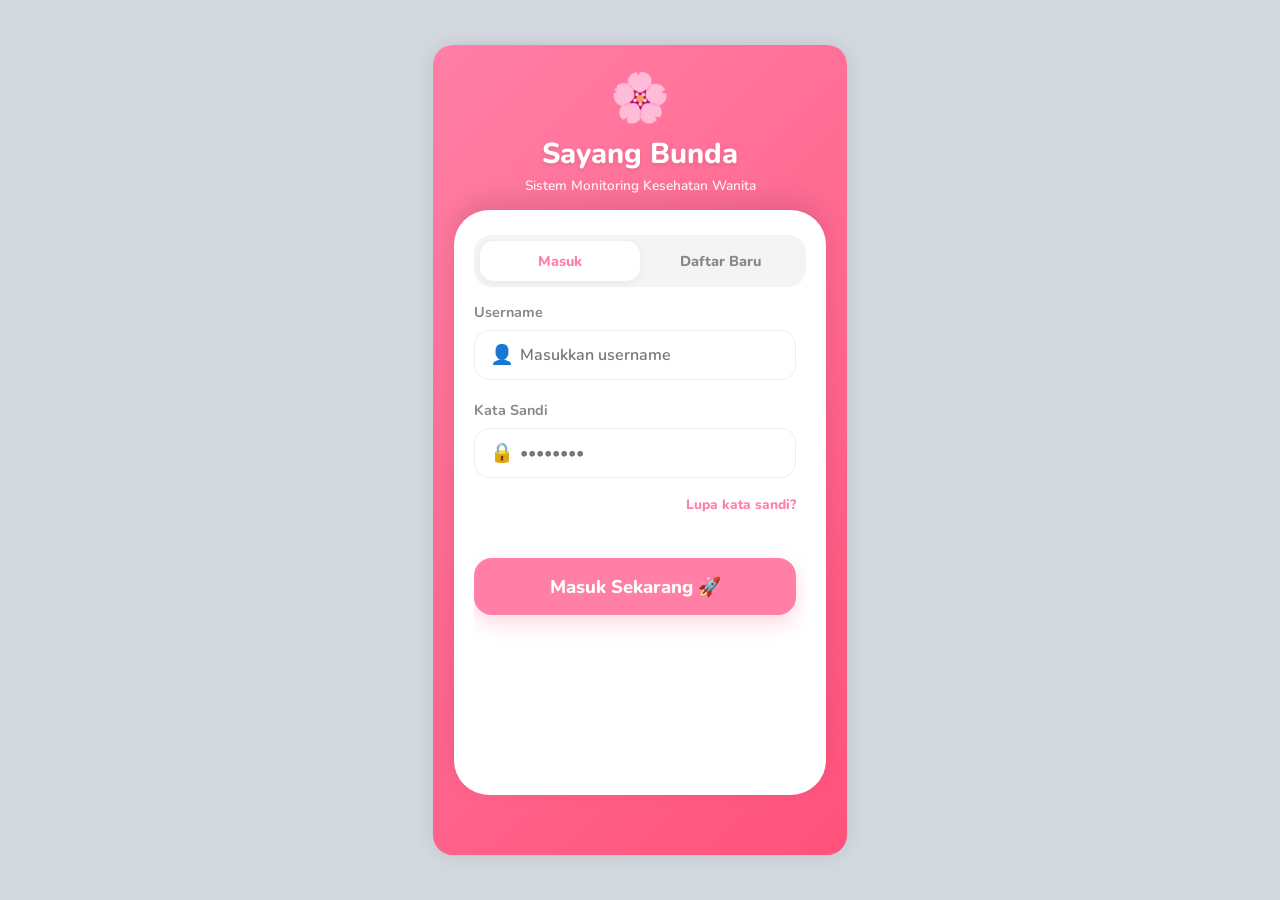
<file: index.html>
<!DOCTYPE html>
<html lang="id">

<head>
    <meta charset="UTF-8">
    <meta name="viewport" content="width=device-width, initial-scale=1.0">
    <title>Sistem Monitoring Pra-Kehamilan</title>
    <link rel="stylesheet" href="style.css">
</head>

<body>

    <div id="view-login" class="view-section active container-mobile login-layout">
        <div class="login-hero">
            <div class="login-hero-icon">🌸</div>
            <h1 id="auth-title" class="login-hero-title">Sayang Bunda</h1>
            <p class="login-hero-desc">Sistem Monitoring Kesehatan Wanita</p>
        </div>

        <div class="auth-card">

            <div class="auth-tabs">
                <div id="tab-slider" class="tab-slider-bg"></div>
                <button class="tab-btn" id="btn-tab-login" onclick="toggleAuthMode('login')"
                    style="position: relative; z-index: 1; background: transparent; color: var(--primary); font-weight: 800; border-radius: 14px;">Masuk</button>
                <button class="tab-btn" id="btn-tab-register" onclick="toggleAuthMode('register')"
                    style="position: relative; z-index: 1; background: transparent; color: #888; font-weight: 800; border-radius: 14px;">Daftar
                    Baru</button>
            </div>

            <div style="flex: 1; position: relative; overflow: hidden;">
                <!-- Wrapper Flex Container -->
                <div id="auth-sliding-container" class="auth-sliding-container">

                    <!-- Form 1: LOGIN -->
                    <form id="form-login" onsubmit="handleLogin(event)" class="auth-form-panel left-panel">
                        <div class="input-group" style="position: relative; margin-bottom: 20px;">
                            <label style="margin-bottom: 8px; font-size: 0.9rem;">Username</label>
                            <div style="position: relative;">
                                <span
                                    style="position: absolute; left: 16px; top: 50%; transform: translateY(-50%); font-size: 1.2rem; color: #bbb;">👤</span>
                                <input type="text" id="login-username" placeholder="Masukkan username" required
                                    style="padding-left: 45px; width: 100%; height: 50px; border-radius: 15px; font-size: 1rem;">
                            </div>
                        </div>
                        <div class="input-group" style="position: relative; margin-bottom: 15px;">
                            <label style="margin-bottom: 8px; font-size: 0.9rem;">Kata Sandi</label>
                            <div style="position: relative;">
                                <span
                                    style="position: absolute; left: 16px; top: 50%; transform: translateY(-50%); font-size: 1.2rem; color: #bbb;">🔒</span>
                                <input type="password" id="login-password" placeholder="••••••••" required
                                    style="padding-left: 45px; width: 100%; height: 50px; border-radius: 15px; font-size: 1rem;">
                            </div>
                        </div>

                        <div style="text-align: right; margin-bottom: 25px;">
                            <a href="#"
                                style="color: var(--primary); font-size: 0.85rem; font-weight: 800; text-decoration: none; display: inline-block;">Lupa
                                kata sandi?</a>
                        </div>

                        <div style="margin-top: 10px;">
                            <button type="submit" class="btn-pink"
                                style="padding: 16px; border-radius: 18px; font-size: 1.15rem; box-shadow: 0 8px 20px rgba(255, 127, 166, 0.3); width: 100%;">Masuk
                                Sekarang 🚀</button>
                        </div>
                    </form>

                    <!-- Form 2: REGISTER -->
                    <form id="form-register" class="auth-form-panel right-panel">
                        <div style="flex: 1; padding-right: 5px; margin-bottom: 15px;">
                            <div class="input-group"><label>Nama Lengkap</label> <input type="text"
                                    placeholder="Masukkan nama sesui KTP..." required></div>
                            <div class="input-group"><label>Username</label> <input type="text"
                                    placeholder="Buat username ringkas..." required></div>
                            <div class="input-group"><label>Kata Sandi</label> <input type="password"
                                    placeholder="Buat kata sandi..." required></div>
                            <div class="input-group"><label>Berat Badan Awal (kg)</label> <input type="number"
                                    placeholder="Contoh: 55" required></div>
                            <div class="input-group"><label>Tinggi Badan (cm)</label> <input type="number"
                                    placeholder="Contoh: 160" required></div>
                            <div class="input-group">
                                <label>Status Perkawinan</label>
                                <select>
                                    <option>Menikah</option>
                                    <option>Belum Menikah</option>
                                    <option>Cerai</option>
                                </select>
                            </div>
                            <div class="input-group"><label>Pekerjaan</label> <input type="text"
                                    placeholder="Contoh: Pegawai Swasta / Ibu Rumah Tangga" required></div>
                            <div class="input-group"><label>Riwayat Hamil / Keguguran</label> <input type="text"
                                    placeholder="Contoh: Hamil 0 kali, Keguguran 0 kali" required></div>
                            <div class="input-group"><label>Alamat Lengkap</label> <input type="text"
                                    placeholder="Masukkan alamat lengkap" required></div>
                            <div class="input-group"><label>No. HP</label> <input type="tel" placeholder="08xxxxxxxxxx"
                                    required></div>
                            <div class="input-group"><label>Suku / Etnis</label> <input type="text"
                                    placeholder="Contoh: Sunda, Jawa, dll" required></div>
                            <div class="input-group">
                                <label>Tingkat Pendidikan</label>
                                <select>
                                    <option>SD/Sederajat</option>
                                    <option>SMP/Sederajat</option>
                                    <option>SMA/Sederajat</option>
                                    <option>Diploma / Sarjana</option>
                                </select>
                            </div>
                            <div class="input-group">
                                <label>Orang Serumah</label>
                                <select>
                                    <option>1-2 Orang</option>
                                    <option>3-5 Orang</option>
                                    <option>Lebih dari 5 Orang</option>
                                </select>
                            </div>
                            <div class="input-group">
                                <label>Agama</label>
                                <select>
                                    <option>Islam</option>
                                    <option>Kristen</option>
                                    <option>Katolik</option>
                                    <option>Hindu</option>
                                    <option>Buddha</option>
                                    <option>Konghucu</option>
                                </select>
                            </div>
                            <div class="input-group" style="padding-bottom: 20px;"><label>Email (Opsional)</label>
                                <input type="email" placeholder="nama@email.com">
                            </div>
                        </div>

                        <div style="flex-shrink: 0; padding-bottom: 10px;">
                            <button type="button" class="btn-pink"
                                style="padding: 16px; border-radius: 15px; font-size: 1.1rem; box-shadow: 0 8px 15px rgba(255, 127, 166, 0.3); width: 100%;"
                                onclick="alert('Registrasi Berhasil! Silakan Login.'); toggleAuthMode('login')">Daftar
                                Akun 🎉</button>
                        </div>
                    </form>
                </div>
            </div>
        </div>
    </div>

    <div id="view-dashboard-user" class="view-section hidden container-mobile">
        <div class="header"
            style="display: flex; justify-content: space-between; align-items: center; text-align: left;">
            <div style="font-size: 1.2rem; font-weight: 800;">
                🌸 Sayang Bunda
            </div>
            <div>
                <button onclick="switchView('profile')" class="btn-profile-top">👤</button>
            </div>
        </div>
        <div class="content">
            <div style="text-align: center; margin-bottom: 20px; color: var(--primary);">
                <h2 style="margin: 0; font-size: 1.5rem; font-weight: 800;">Halo, Bunda Siti! 👋</h2>
                <p style="margin: 5px 0 0; font-size: 0.95rem; font-weight: 700; color: var(--primary);">Mari persiapkan
                    kehamilan yang sehat.</p>
            </div>
            <div class="card gamification">
                <h3>Kebun Sehatmu</h3>
                <p>Isi kuesioner rutin untuk menumbuhkan bungamu!</p>
                <div class="flower-stage" id="flower-emoji">🌱</div>
                <div class="progress-text" id="flower-status">Status: Bibit Baru</div>
            </div>

            <div class="card" id="card-suplemen" style="border: 2px solid var(--secondary);">
                <h3>💊 Ceklis Suplemen Harian</h3>
                <p>Dokter meresepkan suplemen untukmu. Sudah diminum hari ini?</p>
                <button class="btn-green" id="btn-suplemen" onclick="minumSuplemen()">Sudah Saya Minum!</button>
            </div>

            <div class="card">
                <h3>📝 Kuesioner Minggu Ini</h3>
                <p>Waktunya update kondisi mingguanmu.</p>
                <button class="btn-pink" onclick="startKuesioner()">Mulai Isi Kuesioner</button>
            </div>

            <div class="card">
                <h3>🕰️ Riwayat Kuesioner</h3>
                <p style="margin-bottom: 15px;">Catatan pengisian kuesioner rutinmu:</p>
                <div id="riwayat-list">
                    <p id="riwayat-kosong"
                        style="color: #aaa; font-style: italic; font-size: 0.9rem; text-align: center; margin: 10px 0;">
                        Belum ada riwayat tercatat.</p>
                </div>
            </div>
        </div>

        <!-- Menu Bawah -->
        <div class="bottom-nav">
            <button class="nav-item active" onclick="switchView('dashboard-user')">
                <span class="nav-icon">🏠</span>
                <span>Home</span>
            </button>
            <button class="nav-item" onclick="confirmLogout()">
                <span class="nav-icon">🚪</span>
                <span>Keluar</span>
            </button>
        </div>
    </div>

    <div id="view-profile" class="view-section hidden container-mobile" style="background-color: var(--gray-light);">
        <div class="profile-header-curve"
            style="background: linear-gradient(135deg, var(--primary) 0%, #ff527b 100%); padding: 25px 25px 40px 25px; border-bottom-left-radius: 30px; border-bottom-right-radius: 30px; box-shadow: 0 10px 20px rgba(255,127,166,0.15); position: relative; z-index: 5;">
            <div class="header-actions" style="margin-bottom: 25px;">
                <button onclick="switchView('dashboard-user')" class="btn-back-clear"
                    style="background: rgba(255, 255, 255, 0.25); border: 1px solid rgba(255,255,255,0.5); border-radius: 30px; padding: 8px 18px; color: white; display: flex; align-items: center; gap: 8px; font-weight: 800; cursor: pointer;">
                    <span style="font-size: 1.1rem; line-height: 1;">❮</span> Kembali
                </button>
            </div>
            <div class="profile-avatar-container" style="margin-bottom: 0px; text-align: center;">
                <div class="profile-avatar"
                    style="border: 4px solid white; background-color: var(--primary-light); width: 90px; height: 90px; line-height: 85px; font-size: 3.5rem; border-radius: 50%; margin: 0 auto 15px; box-shadow: 0 5px 15px rgba(0,0,0,0.1);">
                    👩</div>
                <div class="profile-name">
                    <h3 style="margin: 0; color: white; font-size: 1.4rem;">Siti Aisyah</h3>
                    <p style="margin: 5px 0 0; font-size: 0.95rem; color: rgba(255,255,255,0.9); font-weight: 600;">
                        @user</p>
                </div>
            </div>
        </div>

        <div class="content"
            style="padding: 20px; display: flex; flex-direction: column; align-items: center; padding-bottom: 60px;">
            <div class="profile-card-central"
                style="background: white; width: 100%; border-radius: 20px; padding: 25px 20px; box-shadow: 0 5px 20px rgba(0, 0, 0, 0.05);">
                <div
                    style="display: flex; justify-content: space-between; align-items: center; margin-bottom: 25px; border-bottom: 2px solid #f1f1f1; padding-bottom: 15px;">
                    <h4 class="profile-section-title"
                        style="margin: 0; border: none; padding-bottom: 0; font-size: 1.15rem; color: var(--text);">Data
                        Pribadi</h4>
                    <button class="btn-edit-profile-small" onclick="alert('Fitur edit profil sedang dikembangkan!')"
                        style="background: var(--primary-light); color: var(--primary); padding: 8px 15px; border-radius: 20px; border: none; font-weight: 800; display: flex; gap: 5px; align-items: center; cursor: pointer;">✏️
                        Edit</button>
                </div>

                <div class="pi-group"
                    style="background: #fdfdfd; border: 1px solid #eee; border-radius: 12px; padding: 15px; margin-bottom: 15px;">
                    <div class="profile-item-interactive"
                        style="border-bottom: 1px dashed #eee; padding-bottom: 10px; margin-bottom: 10px;">
                        <div class="pi-icon" style="background: #fff0f4; color: var(--primary);">💍</div>
                        <div class="pi-content"><label>Status Perkawinan</label>
                            <p>Menikah</p>
                        </div>
                    </div>
                    <div class="profile-item-interactive" style="padding-bottom: 0; border: none;">
                        <div class="pi-icon" style="background: #fff0f4; color: var(--primary);">💼</div>
                        <div class="pi-content"><label>Pekerjaan</label>
                            <p>Ibu Rumah Tangga</p>
                        </div>
                    </div>
                </div>

                <div class="pi-group"
                    style="background: #fdfdfd; border: 1px solid #eee; border-radius: 12px; padding: 15px; margin-bottom: 15px;">
                    <div class="profile-item-interactive"
                        style="border-bottom: 1px dashed #eee; padding-bottom: 10px; margin-bottom: 10px;">
                        <div class="pi-icon" style="background: #e6f9ed; color: #2d5a2d;">⚖️</div>
                        <div class="pi-content"><label>Medis Awal (Tinggi / Berat)</label>
                            <p>160 cm / 55 kg</p>
                        </div>
                    </div>
                    <div class="profile-item-interactive" style="padding-bottom: 0; border: none;">
                        <div class="pi-icon" style="background: #e6f9ed; color: #2d5a2d;">🤰</div>
                        <div class="pi-content"><label>Riwayat Hamil</label>
                            <p>Hamil 0, Gugur 0</p>
                        </div>
                    </div>
                </div>

                <div class="pi-group"
                    style="background: #fdfdfd; border: 1px solid #eee; border-radius: 12px; padding: 15px; margin-bottom: 15px;">
                    <div class="profile-item-interactive"
                        style="border-bottom: 1px dashed #eee; padding-bottom: 10px; margin-bottom: 10px;">
                        <div class="pi-icon" style="background: #eef2ff; color: #4A90E2;">📱</div>
                        <div class="pi-content"><label>No. HP</label>
                            <p>081234567890</p>
                        </div>
                    </div>
                    <div class="profile-item-interactive" style="padding-bottom: 0; border: none;">
                        <div class="pi-icon" style="background: #eef2ff; color: #4A90E2;">🏠</div>
                        <div class="pi-content"><label>Alamat</label>
                            <p>Jl. Cempaka No. 12, BDG</p>
                        </div>
                    </div>
                </div>

                <div class="pi-group"
                    style="background: white; border: 2px dashed #eee; border-radius: 12px; padding: 15px; margin-top: 5px;">
                    <details class="more-info-details">
                        <summary
                            style="font-weight: 800; color: var(--primary); text-align: center; cursor: pointer; user-select: none;">
                            Lihat Info Lainnya 👇</summary>
                        <div style="margin-top: 20px; border-top: 1px solid #eee; padding-top: 15px;">
                            <div class="profile-item-interactive" style="margin-bottom: 15px;">
                                <div class="pi-icon" style="background: var(--gray-light);">🎓</div>
                                <div class="pi-content"><label>Pendidikan</label>
                                    <p>Diploma / Sarjana</p>
                                </div>
                            </div>
                            <div class="profile-item-interactive" style="margin-bottom: 15px;">
                                <div class="pi-icon" style="background: var(--gray-light);">🕌</div>
                                <div class="pi-content"><label>Agama</label>
                                    <p>Islam</p>
                                </div>
                            </div>
                            <div class="profile-item-interactive" style="margin-bottom: 15px;">
                                <div class="pi-icon" style="background: var(--gray-light);">🌍</div>
                                <div class="pi-content"><label>Suku / Etnis</label>
                                    <p>Sunda</p>
                                </div>
                            </div>
                            <div class="profile-item-interactive" style="margin-bottom: 15px;">
                                <div class="pi-icon" style="background: var(--gray-light);">👨‍👩‍👧‍👦</div>
                                <div class="pi-content"><label>Orang Serumah</label>
                                    <p>3-5 Orang</p>
                                </div>
                            </div>
                            <div class="profile-item-interactive">
                                <div class="pi-icon" style="background: var(--gray-light);">✉️</div>
                                <div class="pi-content"><label>Email</label>
                                    <p>siti@email.com</p>
                                </div>
                            </div>
                        </div>
                    </details>
                </div>
            </div>

            <button type="button" class="btn-outline"
                style="width: 100%; padding: 15px; font-size: 1.05rem; margin-top: 30px; border: 2px solid #ff4d4d; color: #ff4d4d; background: white; border-radius: 15px;"
                onclick="confirmLogout()">🚨 Keluar dari Akun</button>
        </div>
    </div>

    <div id="view-form-mingguan" class="view-section hidden container-mobile">
        <div class="header">Kuesioner Mingguan</div>
        <div class="content" style="padding-top: 15px; padding-bottom: 40px;">
            <div class="card" style="overflow: hidden; padding: 25px 20px;">
                <!-- Baris Progress -->
                <div class="progress-container"
                    style="background: #f0f0f0; border-radius: 10px; height: 8px; margin-bottom: 10px;">
                    <div class="progress-bar" id="kuesioner-progress"
                        style="width: 25%; background: var(--primary); height: 100%; border-radius: 10px; transition: width 0.3s ease;">
                    </div>
                </div>
                <div
                    style="font-size: 0.85rem; color: #888; margin-bottom: 25px; text-align: center; font-weight: 700;">
                    Langkah <span id="step-counter">1</span> dari 4
                </div>

                <!-- Bagian 1: Berat Badan -->
                <div id="step-1" class="kuesioner-step step-animate active">
                    <div style="text-align: center;">
                        <span
                            style="background: var(--primary-light); color: var(--primary); padding: 5px 12px; border-radius: 15px; font-weight: 800; font-size: 0.8rem; display: inline-block; margin-bottom: 15px;">Kondisi
                            Fisik</span>
                        <div class="step-icon" style="font-size: 3.5rem; margin-bottom: 15px;">⚖️</div>
                        <h3 class="step-title" style="font-size: 1.25rem; color: var(--text); margin-bottom: 10px;">
                            Berapa berat badan Bunda hari ini?</h3>
                    </div>
                    <div class="input-wrapper" style="position: relative; margin: 20px 0 30px;">
                        <input type="number" placeholder="0" required class="large-number-input"
                            style="width: 100%; text-align: center; font-size: 2.5rem; padding: 15px 40px 15px 15px; border: 2px dashed #ccc; border-radius: 15px; color: var(--primary); font-weight: 800; background: #fafafa;">
                        <span class="unit"
                            style="position: absolute; right: 20px; top: 50%; transform: translateY(-50%); font-size: 1.2rem; font-weight: 800; color: #aaa;">kg</span>
                    </div>
                    <button type="button" class="btn-pink"
                        style="width: 100%; padding: 16px; border-radius: 15px; font-size: 1.1rem; box-shadow: 0 5px 15px rgba(255,127,166,0.3);"
                        onclick="nextStep(1, 2)">Selanjutnya</button>
                    <button type="button" class="btn-outline"
                        style="width: 100%; margin-top: 10px; border: none; color: #888;"
                        onclick="switchView('dashboard-user')">Batal</button>
                </div>

                <!-- Bagian 2: Pola Makan (Nabati) -->
                <div id="step-2" class="kuesioner-step step-animate hidden">
                    <div style="text-align: center;">
                        <span
                            style="background: #fff3cd; color: #856404; padding: 5px 12px; border-radius: 15px; font-weight: 800; font-size: 0.8rem; display: inline-block; margin-bottom: 15px;">Pola
                            Makan</span>
                        <div class="step-icon" style="font-size: 3.5rem; margin-bottom: 15px;">🥗</div>
                        <h3 class="step-title"
                            style="font-size: 1.2rem; color: var(--text); text-align: left; margin-bottom: 10px;">Apakah
                            ada konsumsi makanan di bawah ini?</h3>
                        <p style="font-size: 0.85rem; color: #888; text-align: left; margin-bottom: 15px;">(Bisa pilih
                            lebih dari satu)</p>
                    </div>

                    <div class="pill-group-vertical"
                        style="display: flex; flex-direction: column; gap: 10px; margin-bottom: 25px;">
                        <div class="pill toggle-pill" onclick="handlePillClick(this, false)"
                            style="text-align: left; padding: 12px 15px; border-radius: 12px;">🥬 Sayur-sayuran Hijau
                            (bayam, dll)</div>
                        <div class="pill toggle-pill" onclick="handlePillClick(this, false)"
                            style="text-align: left; padding: 12px 15px; border-radius: 12px;">🥜 Biji-bijian (tahu,
                            tempe, kedelai)</div>
                        <div class="pill toggle-pill exclusive-pill" onclick="handlePillClick(this, true)"
                            style="text-align: left; padding: 12px 15px; border-radius: 12px;">❌ Tidak Keduanya</div>
                    </div>

                    <h3 class="step-title"
                        style="font-size: 1rem; color: var(--text); text-align: left; margin-bottom: 15px;">Berapa kali
                        dalam satu minggu mengkonsumsinya?</h3>
                    <div class="pill-group" id="pill-frek-nabati"
                        style="display: grid; grid-template-columns: 1fr 1fr; gap: 10px;">
                        <div class="pill" onclick="selectPill('pill-frek-nabati', this)">1-5x</div>
                        <div class="pill" onclick="selectPill('pill-frek-nabati', this)">6-10x</div>
                        <div class="pill" onclick="selectPill('pill-frek-nabati', this)">11-15x</div>
                        <div class="pill" onclick="selectPill('pill-frek-nabati', this)">16-20x</div>
                    </div>

                    <div style="display: flex; gap: 10px; margin-top: 30px;">
                        <button type="button" class="btn-outline"
                            style="flex: 1; padding: 16px; border-radius: 15px; margin-top: 0;"
                            onclick="nextStep(2, 1)">Kembali</button>
                        <button type="button" class="btn-pink"
                            style="flex: 2; padding: 16px; border-radius: 15px; box-shadow: 0 5px 15px rgba(255,127,166,0.3); margin-top: 0;"
                            onclick="nextStep(2, 3)">Selanjutnya</button>
                    </div>
                </div>

                <!-- Bagian 3: Pola Makan (Protein Hewani) -->
                <div id="step-3" class="kuesioner-step step-animate hidden">
                    <div style="text-align: center;">
                        <span
                            style="background: #fff3cd; color: #856404; padding: 5px 12px; border-radius: 15px; font-weight: 800; font-size: 0.8rem; display: inline-block; margin-bottom: 15px;">Pola
                            Makan</span>
                        <div class="step-icon" style="font-size: 3.5rem; margin-bottom: 15px;">🥩</div>
                        <h3 class="step-title"
                            style="font-size: 1.2rem; color: var(--text); text-align: left; margin-bottom: 10px;">
                            Protein hewani apa saja yang dikonsumsi?</h3>
                    </div>

                    <div class="pill-group" style="display: flex; flex-wrap: wrap; gap: 10px; margin-bottom: 25px;">
                        <div class="pill toggle-pill" onclick="this.classList.toggle('selected')"
                            style="flex: 1 1 calc(50% - 5px); font-size:0.9rem;">🐄 Daging Merah</div>
                        <div class="pill toggle-pill" onclick="this.classList.toggle('selected')"
                            style="flex: 1 1 calc(50% - 5px); font-size:0.9rem;">🍗 Daging Putih</div>
                        <div class="pill toggle-pill" onclick="this.classList.toggle('selected')"
                            style="flex: 1 1 calc(50% - 5px); font-size:0.9rem;">🐟 Seafood</div>
                        <div class="pill toggle-pill" onclick="this.classList.toggle('selected')"
                            style="flex: 1 1 calc(50% - 5px); font-size:0.9rem;">🍳 Telur</div>
                    </div>

                    <h3 class="step-title"
                        style="font-size: 1rem; color: var(--text); text-align: left; margin-bottom: 15px;">Frekuensi
                        konsumsi protein tersebut?</h3>
                    <div class="pill-group" id="pill-frek-hewani"
                        style="display: grid; grid-template-columns: 1fr 1fr; gap: 10px; margin-bottom: 25px;">
                        <div class="pill" onclick="selectPill('pill-frek-hewani', this)">1-5x</div>
                        <div class="pill" onclick="selectPill('pill-frek-hewani', this)">6-10x</div>
                        <div class="pill" onclick="selectPill('pill-frek-hewani', this)">11-15x</div>
                        <div class="pill" onclick="selectPill('pill-frek-hewani', this)">16-20x</div>
                    </div>

                    <h3 class="step-title"
                        style="font-size: 1rem; color: var(--text); text-align: left; margin-bottom: 10px;">Apakah
                        mengkonsumsi alkohol?</h3>
                    <div class="pill-group" id="pill-alkohol" style="display: flex; gap: 10px;">
                        <div class="pill" style="flex: 1; text-align: center;"
                            onclick="selectPill('pill-alkohol', this)">Ya</div>
                        <div class="pill" style="flex: 1; text-align: center;"
                            onclick="selectPill('pill-alkohol', this)">Tidak</div>
                    </div>

                    <div style="display: flex; gap: 10px; margin-top: 30px;">
                        <button type="button" class="btn-outline"
                            style="flex: 1; padding: 16px; border-radius: 15px; margin-top: 0;"
                            onclick="nextStep(3, 2)">Kembali</button>
                        <button type="button" class="btn-pink"
                            style="flex: 2; padding: 16px; border-radius: 15px; box-shadow: 0 5px 15px rgba(255,127,166,0.3); margin-top: 0;"
                            onclick="nextStep(3, 4)">Selanjutnya</button>
                    </div>
                </div>

                <!-- Bagian 4: Aktivitas Fisik -->
                <div id="step-4" class="kuesioner-step step-animate hidden">
                    <div style="text-align: center;">
                        <span
                            style="background: #e6f9ed; color: #2d5a2d; padding: 5px 12px; border-radius: 15px; font-weight: 800; font-size: 0.8rem; display: inline-block; margin-bottom: 15px;">Aktivitas
                            Fisik</span>
                        <div class="step-icon" style="font-size: 3.5rem; margin-bottom: 15px;">🏃‍♀️</div>
                        <h3 class="step-title"
                            style="font-size: 1.2rem; color: var(--text); text-align: left; margin-bottom: 10px;">
                            Aktivitas fisik apa yang dilakukan minggu ini?</h3>
                    </div>

                    <div class="pill-group-vertical"
                        style="display: flex; flex-direction: column; gap: 10px; margin-bottom: 25px;">
                        <div class="pill toggle-pill" onclick="handlePillClick(this, false, 'olahraga')"
                            style="text-align: left; padding: 12px 15px; border-radius: 12px;">🚶‍♀️ Ringan (Jalan kaki,
                            kerjaan rumah)</div>
                        <div class="pill toggle-pill" onclick="handlePillClick(this, false, 'olahraga')"
                            style="text-align: left; padding: 12px 15px; border-radius: 12px;">🏃‍♀️ Sedang (Jogging,
                            senam)</div>
                        <div class="pill toggle-pill" onclick="handlePillClick(this, false, 'olahraga')"
                            style="text-align: left; padding: 12px 15px; border-radius: 12px;">🏋️‍♀️ Berat (Angkat
                            beban, lari cepat)</div>
                        <div class="pill toggle-pill exclusive-pill" onclick="handlePillClick(this, true, 'olahraga')"
                            style="text-align: left; padding: 12px 15px; border-radius: 12px;">❌ Tidak Ada</div>
                    </div>

                    <div id="durasi-fisik-container" class="hidden step-animate">
                        <h3 class="step-title"
                            style="font-size: 1rem; color: var(--text); text-align: left; margin-bottom: 15px;">Berapa
                            lama aktivitas tersebut dalam seminggu?</h3>
                        <div class="pill-group-vertical" id="pill-durasi-fisik"
                            style="display: flex; flex-direction: column; gap: 10px; margin-bottom: 25px;">
                            <div class="pill" onclick="selectPill('pill-durasi-fisik', this)"
                                style="text-align:left; padding: 10px 15px;">Kurang dari 30 menit</div>
                            <div class="pill" onclick="selectPill('pill-durasi-fisik', this)"
                                style="text-align:left; padding: 10px 15px;">30 menit - 1 jam</div>
                            <div class="pill" onclick="selectPill('pill-durasi-fisik', this)"
                                style="text-align:left; padding: 10px 15px;">1 jam - 2 jam</div>
                            <div class="pill" onclick="selectPill('pill-durasi-fisik', this)"
                                style="text-align:left; padding: 10px 15px;">Lebih dari 2 jam</div>
                        </div>
                    </div>

                    <div style="display: flex; gap: 10px; margin-top: 30px;">
                        <button type="button" class="btn-outline"
                            style="flex: 1; padding: 16px; border-radius: 15px; margin-top: 0;"
                            onclick="nextStep(4, 3)">Kembali</button>
                        <button type="button" class="btn-pink"
                            style="flex: 2; padding: 16px; border-radius: 15px; box-shadow: 0 5px 15px rgba(255,127,166,0.3); margin-top: 0;"
                            onclick="submitKuesioner()">Kirim 🚀</button>
                    </div>
                </div>

            </div>
        </div>
    </div>

    <div id="view-dashboard-admin" class="view-section hidden container-web">
        <div class="web-header" style="background:#4A90E2;">
            <h2>Panel Admin & Dokter</h2><button onclick="logout()" class="btn-logout">Keluar</button>
        </div>
        <div class="web-content">
            <div class="web-main">
                <div class="card">
                    <h3>Monitoring Pasien</h3>
                    <p>Siti Aisyah - Kuesioner Minggu 2: <span style="color: green;">Sudah Diisi</span></p>
                    <label><input type="checkbox" checked onchange="toggleSuplemenUser(this)"> Aktifkan Fitur Suplemen
                        Harian Siti</label>
                </div>
            </div>
        </div>
    </div>

    <div id="view-dashboard-medis" class="view-section hidden container-web">
        <div class="web-header" style="background:#20c997;">
            <h2>Panel Medis (Lab)</h2><button onclick="logout()" class="btn-logout">Keluar</button>
        </div>
        <div class="web-content">
            <div class="web-main">
                <div class="card">
                    <h3>Input Lab Sukses!</h3>
                </div>
            </div>
        </div>
    </div>

    <!-- Modal Konfirmasi Logout -->
    <div id="logout-modal" class="modal-overlay hidden">
        <div class="modal-content">
            <h3 style="margin-top: 0; color: var(--primary);">Konfirmasi Keluar</h3>
            <p>Apakah Anda yakin ingin keluar dari aplikasi?</p>
            <div style="display: flex; gap: 10px; margin-top: 20px;">
                <button class="btn-outline" onclick="closeLogoutModal()" style="margin-top: 0;">Tidak</button>
                <button class="btn-pink" onclick="executeLogout()" style="margin-top: 0;">Ya, Keluar</button>
            </div>
        </div>
    </div>

    <script src="script.js"></script>
</body>

</html>
</file>
<file: style.css>
/* Mengambil font 'Nunito' dari Google Fonts */
@import url('https://fonts.googleapis.com/css2?family=Nunito:wght@400;600;700;800&display=swap');

:root {
    --primary: #FF7FA6;
    --primary-light: #FFF0F4;
    --secondary: #98FB98;
    --bg-mobile: #F8F9FA;
    --bg-web: #e9ecef;
    --text: #333;
    --gray-text: #888888;
    --gray-light: #F1F1F1;
    --card-bg: #FFFFFF;
}

* {
    box-sizing: border-box;
    margin: 0;
    padding: 0;
    /* Menerapkan font Nunito ke seluruh elemen */
    font-family: 'Nunito', sans-serif;
}

input,
select,
textarea,
button {
    font-family: inherit;
}

body {
    background-color: #d3d9df;
    display: flex;
    justify-content: center;
    align-items: center;
    min-height: 100vh;
    margin: 0;
}

.view-section {
    display: none;
    width: 100%;
}

.view-section.active {
    display: block;
}

.hidden {
    display: none !important;
}

/* ==================== CONTAINER DEVICE MOBILE ==================== */
.container-mobile {
    background-color: var(--bg-mobile);
    width: 100%;
    max-width: 414px;
    height: 100vh;
    overflow-y: auto;
    overflow-x: hidden;
    position: relative;
    box-shadow: 0 0 20px rgba(0, 0, 0, 0.1);
}

@media (min-width: 450px) {
    .container-mobile {
        height: 85vh;
        max-height: 850px;
        height: 90vh;
        max-height: 90vh;
        border-radius: 20px;
    }

    .header {
        border-top-left-radius: 20px;
        border-top-right-radius: 20px;
    }

    /* Optimasi form register untuk desktop - lebih compact */
    .auth-card {
        height: 80vh;
        max-height: 80vh;
        padding: 20px 18px 15px;
    }

    .auth-tabs {
        margin-bottom: 12px;
    }

    .input-group {
        margin-bottom: 10px;
    }

    .input-group label {
        font-size: 0.8rem;
        margin-bottom: 4px;
        font-weight: 600;
    }

    .input-group input,
    .input-group select {
        padding: 9px 12px;
        font-size: 0.85rem;
        height: auto;
    }

    .btn-pink,
    .btn-outline,
    .btn-green {
        padding: 10px;
        font-size: 0.9rem;
        margin-top: 8px;
    }

    /* Override inline styles di form register untuk desktop */
    #form-register>div:first-child {
        margin-bottom: 0px !important;
    }

    #form-register>div:last-child {
        padding-bottom: 0px !important;
    }
}

/* ==================== LOGIN / REGISTER ==================== */
.login-layout {
    flex-direction: column;
    justify-content: flex-start;
    align-items: center;
    background: linear-gradient(135deg, var(--primary) 0%, #ff527b 100%);
    min-height: 100%;
    padding-top: 30px;
    padding-top: 20px;
    overflow-y: hidden;
}

.login-layout.active {
    display: flex;
}

.login-hero {
    text-align: center;
    color: white;
    width: 100%;
    flex-shrink: 0;
    margin-bottom: 15px;
}

.login-hero-icon {
    font-size: 3rem;
    margin-bottom: 3px;
}

.login-hero-title {
    font-size: 1.8rem;
    font-weight: 800;
    margin: 0;
    text-shadow: 0 2px 4px rgba(0, 0, 0, 0.1);
    transition: 0.3s;
}

.login-hero-desc {
    font-size: 0.85rem;
    opacity: 0.9;
    margin-top: 3px;
    font-weight: 600;
}

.auth-card {
    background: white;
    width: 90%;
    max-width: 100%;
    height: 65vh;
    border-radius: 35px;
    padding: 25px 20px 20px;
    box-shadow: 0 -10px 25px rgba(0, 0, 0, 0.1);
    margin: 0 0 20px 0;
    display: flex;
    flex-direction: column;
}

.auth-header {
    text-align: center;
    margin-bottom: 25px;
}

.auth-header h2 {
    font-size: 1.6rem;
    /* Sedikit diperbesar agar font lucunya lebih terlihat */
    font-weight: 800;
    /* Dibuat lebih tebal */
    display: flex;
    align-items: center;
    justify-content: center;
    gap: 8px;
    margin-bottom: 5px;
    white-space: nowrap;
}

.auth-header h2 span {
    color: var(--primary);
}

.auth-header p {
    font-size: 0.85rem;
    font-weight: 600;
    color: var(--gray-text);
}

.auth-tabs {
    position: relative;
    background: #f4f4f4;
    border-radius: 18px;
    padding: 6px;
    margin-bottom: 15px;
    display: flex;
}

.tab-slider-bg {
    position: absolute;
    top: 6px;
    left: 6px;
    bottom: 6px;
    width: calc(50% - 6px);
    background: white;
    border-radius: 14px;
    box-shadow: 0 2px 8px rgba(0, 0, 0, 0.05);
    transition: transform 0.3s cubic-bezier(0.4, 0, 0.2, 1);
}

.auth-sliding-container {
    display: flex;
    width: 200%;
    height: 100%;
    transition: transform 0.3s cubic-bezier(0.4, 0, 0.2, 1);
}

.auth-form-panel {
    width: 50%;
    height: 100%;
    display: flex;
    flex-direction: column;
}

.auth-form-panel.left-panel {
    padding-right: 10px;
}

.auth-form-panel.right-panel {
    padding-left: 10px;
    overflow-y: auto;
    scroll-behavior: smooth;
}

/* Pastikan form content bisa scrollable dengan baik */
.auth-form-panel.right-panel::-webkit-scrollbar {
    width: 6px;
}

.auth-form-panel.right-panel::-webkit-scrollbar-track {
    background: transparent;
}

.auth-form-panel.right-panel::-webkit-scrollbar-thumb {
    background: #ddd;
    border-radius: 3px;
}

.auth-form-panel.right-panel::-webkit-scrollbar-thumb:hover {
    background: #bbb;
}

.tab-btn {
    flex: 1;
    padding: 10px;
    border-radius: 12px;
    border: none;
    font-weight: 700;
    font-size: 0.9rem;
    cursor: pointer;
    transition: 0.2s;
    white-space: nowrap;
}

.tab-btn.active {
    background-color: var(--primary);
    color: white;
}

.tab-btn.inactive {
    background-color: var(--gray-light);
    color: var(--gray-text);
}

.input-group {
    margin-bottom: 12px;
    text-align: left;
}

.input-group label {
    color: var(--gray-text);
    font-size: 0.85rem;
    font-weight: 700;
    margin-bottom: 5px;
    display: block;
}

.input-group input,
.input-group select {
    width: 100%;
    padding: 10px 12px;
    border: 1px solid #eee;
    border-radius: 12px;
    outline: none;
    font-size: 0.9rem;
    font-weight: 600;
}

.input-group input:focus {
    border-color: var(--primary);
}

.btn-pink {
    width: 100%;
    padding: 12px;
    background-color: var(--primary);
    color: white;
    border: none;
    border-radius: 12px;
    font-size: 1rem;
    font-weight: 800;
    cursor: pointer;
    margin-top: 8px;
}

.btn-outline {
    width: 100%;
    padding: 10px;
    background: transparent;
    border: 2px solid var(--primary);
    color: var(--primary);
    border-radius: 10px;
    font-weight: 800;
    cursor: pointer;
    margin-top: 8px;
}

.btn-green {
    background: var(--secondary);
    color: #2d5a2d;
    width: 100%;
    padding: 10px;
    border: none;
    border-radius: 10px;
    font-weight: 800;
    cursor: pointer;
    margin-top: 8px;
}

/* ==================== UI KONTEN MOBILE ==================== */
.header {
    background: var(--primary);
    color: white;
    padding: 20px;
    font-weight: 800;
    font-size: 1.2rem;
}

.content {
    padding: 20px;
    padding-bottom: 40px;
}

.custom-input {
    width: 100%;
    padding: 10px;
    border: 1px solid #ddd;
    border-radius: 8px;
    font-size: 0.95rem;
    font-weight: 600;
    margin-bottom: 10px;
    outline: none;
}

.card {
    background: var(--card-bg);
    padding: 15px;
    border-radius: 15px;
    box-shadow: 0 4px 6px rgba(0, 0, 0, 0.05);
    margin-bottom: 15px;
}

.card h3 {
    font-weight: 800;
    margin-bottom: 5px;
}

.gamification {
    text-align: center;
    padding: 20px 0;
}

.flower-stage {
    font-size: 4rem;
    transition: transform 0.5s cubic-bezier(0.175, 0.885, 0.32, 1.275);
}

.progress-text {
    font-size: 0.95rem;
    font-weight: 800;
    color: var(--primary);
    margin-top: 10px;
}

.profile-item {
    border-bottom: 1px solid #eee;
    padding: 10px 0;
}

.profile-item label {
    color: #888;
    font-size: 0.85rem;
    font-weight: 700;
    margin-bottom: 3px;
    display: block;
}

.profile-item p {
    margin: 0;
    color: #333;
    font-weight: 600;
    font-size: 0.95rem;
}

/* ==================== PROFILE INTERACTIVE ==================== */
.profile-avatar-container {
    text-align: center;
    margin-bottom: 25px;
}

.profile-avatar {
    font-size: 4rem;
    background: var(--primary-light);
    width: 100px;
    height: 100px;
    line-height: 100px;
    border-radius: 50%;
    margin: 0 auto 10px;
    border: 3px solid var(--primary);
    box-shadow: 0 5px 15px rgba(255, 127, 166, 0.2);
}

.btn-edit-profile {
    background: white;
    border: 1px solid var(--primary);
    color: var(--primary);
    padding: 6px 15px;
    border-radius: 20px;
    font-size: 0.8rem;
    font-weight: 700;
    margin-top: 10px;
    cursor: pointer;
    transition: 0.2s;
}

.btn-edit-profile:hover {
    background: var(--primary);
    color: white;
}

.profile-card {
    background: white;
    border-radius: 15px;
    padding: 15px;
    margin-bottom: 15px;
    box-shadow: 0 4px 6px rgba(0, 0, 0, 0.05);
}

.profile-section-title {
    font-size: 0.9rem;
    color: var(--primary);
    border-bottom: 1px solid #eee;
    padding-bottom: 8px;
    margin-bottom: 10px;
    font-weight: 800;
}

.profile-item-interactive {
    display: flex;
    align-items: center;
    gap: 15px;
    padding: 10px 0;
    border-bottom: 1px solid #f9f9f9;
}

.profile-item-interactive:last-child {
    border-bottom: none;
}

.pi-icon {
    font-size: 1.5rem;
    background: var(--gray-light);
    width: 40px;
    height: 40px;
    display: flex;
    align-items: center;
    justify-content: center;
    border-radius: 10px;
}

.pi-content {
    flex: 1;
}

.pi-content label {
    display: block;
    font-size: 0.75rem;
    color: #888;
    font-weight: 700;
    margin-bottom: 2px;
}

.pi-content p {
    margin: 0;
    font-size: 0.95rem;
    font-weight: 600;
    color: var(--text);
}

.profile-header-curve {
    background: linear-gradient(135deg, var(--primary) 0%, #ff527b 100%);
    padding: 20px 20px 60px 20px;
    border-bottom-left-radius: 40px;
    border-bottom-right-radius: 40px;
    position: relative;
}

.header-actions {
    display: flex;
    justify-content: flex-start;
    margin-bottom: 20px;
}

.btn-back-clear {
    background: rgba(255, 255, 255, 0.2);
    border: none;
    color: white;
    font-size: 0.95rem;
    font-weight: 800;
    cursor: pointer;
    padding: 8px 15px;
    border-radius: 20px;
    display: flex;
    align-items: center;
    gap: 5px;
    transition: 0.2s;
}

.btn-back-clear:hover {
    background: rgba(255, 255, 255, 0.3);
}

.profile-card-central {
    background: white;
    width: 90%;
    max-width: 380px;
    border-radius: 25px;
    padding: 25px;
    box-shadow: 0 10px 30px rgba(0, 0, 0, 0.1);
}

.btn-edit-profile-small {
    background: var(--primary-light);
    color: var(--primary);
    border: none;
    padding: 5px 12px;
    border-radius: 12px;
    font-size: 0.8rem;
    font-weight: 800;
    cursor: pointer;
}

.pi-group {
    background: #fdfdfd;
    border: 1px solid #f0f0f0;
    border-radius: 15px;
    padding: 10px 15px;
    margin-bottom: 15px;
}

.more-info-details summary {
    font-weight: 700;
    color: var(--primary);
    cursor: pointer;
    text-align: center;
    list-style: none;
    /* Hide default arrow */
    outline: none;
}

.more-info-details summary::-webkit-details-marker {
    display: none;
}

/* ==================== RIWAYAT KUESIONER ==================== */
.riwayat-item {
    padding: 12px;
    background: #fcfcfc;
    border: 1px solid #eee;
    border-radius: 12px;
    margin-bottom: 10px;
    display: flex;
    justify-content: space-between;
    align-items: center;
    animation: slideUpFade 0.3s ease-out;
}

.riwayat-info {
    font-size: 0.95rem;
    font-weight: 800;
    color: var(--text);
}

.riwayat-date {
    font-size: 0.8rem;
    color: #888;
    margin-top: 3px;
    font-weight: 600;
}

.riwayat-status {
    background: #e6f9ed;
    color: #2d5a2d;
    padding: 5px 10px;
    border-radius: 8px;
    font-size: 0.8rem;
    font-weight: 800;
}

/* ==================== MENU NAVBAR ==================== */
.btn-profile-top {
    background: white;
    border: none;
    border-radius: 50%;
    width: 36px;
    height: 36px;
    display: flex;
    align-items: center;
    justify-content: center;
    font-size: 1.1rem;
    cursor: pointer;
    box-shadow: 0 2px 5px rgba(0, 0, 0, 0.1);
    color: var(--primary);
    transition: 0.2s;
}

.btn-profile-top:hover {
    transform: scale(1.05);
}

.bottom-nav {
    position: sticky;
    bottom: 0;
    left: 0;
    width: 100%;
    background: white;
    display: flex;
    justify-content: space-around;
    padding: 10px 0 15px;
    box-shadow: 0 -4px 10px rgba(0, 0, 0, 0.03);
    border-bottom-left-radius: 20px;
    border-bottom-right-radius: 20px;
    z-index: 10;
}

.bottom-nav .nav-item {
    background: none;
    border: none;
    display: flex;
    flex-direction: column;
    align-items: center;
    color: #bbb;
    cursor: pointer;
    font-weight: 700;
    font-size: 0.75rem;
    gap: 4px;
    transition: 0.2s;
}

.bottom-nav .nav-item.active {
    color: var(--primary);
}

.bottom-nav .nav-item:hover {
    color: var(--primary);
    opacity: 0.8;
}

.bottom-nav .nav-icon {
    font-size: 1.4rem;
}

/* ==================== INTERACTIVE FORM ==================== */
.progress-container {
    background: #f0f0f0;
    border-radius: 10px;
    height: 8px;
    width: 100%;
    margin-bottom: 8px;
    overflow: hidden;
}

.progress-bar {
    background: var(--primary);
    height: 100%;
    border-radius: 10px;
    transition: width 0.4s cubic-bezier(0.4, 0, 0.2, 1);
}

.step-animate {
    animation: slideUpFade 0.4s ease-out;
    text-align: center;
}

@keyframes slideUpFade {
    0% {
        transform: translateY(20px);
        opacity: 0;
    }

    100% {
        transform: translateY(0);
        opacity: 1;
    }
}

.step-icon {
    font-size: 3.5rem;
    margin-bottom: 10px;
    text-align: center;
    animation: bouncePop 0.5s ease-out;
}

@keyframes bouncePop {
    0% {
        transform: scale(0);
    }

    70% {
        transform: scale(1.2);
    }

    100% {
        transform: scale(1);
    }
}

.step-title {
    font-size: 1.15rem;
    color: var(--text);
    margin-bottom: 20px;
    font-weight: 800;
}

.pill-group {
    display: flex;
    flex-direction: column;
    gap: 10px;
}

.pill {
    padding: 14px;
    border: 2px solid #eee;
    border-radius: 15px;
    cursor: pointer;
    font-weight: 700;
    color: #666;
    transition: all 0.2s ease;
    background: white;
}

.pill:hover {
    border-color: #ffb3c6;
    background: #fff8fa;
}

.pill.selected {
    border-color: var(--primary);
    background: var(--primary-light);
    color: var(--primary);
    box-shadow: 0 4px 10px rgba(255, 127, 166, 0.2);
}

.input-wrapper {
    display: flex;
    align-items: center;
    justify-content: center;
    gap: 10px;
    margin-bottom: 20px;
}

.large-number-input {
    font-size: 2.5rem;
    font-weight: 800;
    width: 120px;
    text-align: center;
    border: none;
    border-bottom: 3px solid #ddd;
    color: var(--primary);
    outline: none;
    background: transparent;
    transition: border-color 0.3s;
}

.large-number-input:focus {
    border-bottom-color: var(--primary);
}

.input-wrapper .unit {
    font-size: 1.5rem;
    font-weight: 700;
    color: #888;
}

.large-text-input {
    font-size: 1.1rem;
    padding: 15px;
    border-radius: 15px;
    background: #f8f9fa;
    border: 2px solid #eee;
    text-align: center;
}

.large-text-input:focus {
    background: white;
    border-color: var(--primary);
}

/* ==================== LAYOUT WEB ==================== */
.container-web {
    width: 100%;
    max-width: 1200px;
    min-height: 90vh;
    background-color: white;
    border-radius: 10px;
    box-shadow: 0 5px 15px rgba(0, 0, 0, 0.05);
    overflow: hidden;
    display: flex;
    flex-direction: column;
}

.web-header {
    padding: 20px 30px;
    color: white;
    display: flex;
    justify-content: space-between;
    align-items: center;
}

.web-header h2 {
    font-weight: 800;
}

.btn-logout {
    background: transparent;
    border: 1px solid white;
    color: white;
    padding: 5px 15px;
    border-radius: 5px;
    font-weight: 700;
    cursor: pointer;
}

.web-content {
    flex: 1;
    padding: 30px;
    background: var(--bg-web);
}

/* ==================== CUSTOM MODAL ==================== */
.modal-overlay {
    position: fixed;
    top: 0;
    left: 0;
    width: 100%;
    height: 100%;
    background: rgba(0, 0, 0, 0.4);
    display: flex;
    justify-content: center;
    align-items: center;
    z-index: 9999;
}

.modal-overlay.hidden {
    display: none !important;
}

.modal-content {
    background: white;
    padding: 25px;
    border-radius: 20px;
    width: 85%;
    max-width: 320px;
    text-align: center;
    box-shadow: 0 10px 30px rgba(0, 0, 0, 0.2);
    animation: popIn 0.25s ease-out;
}

.modal-content p {
    color: var(--text);
    margin-bottom: 0;
}

@keyframes popIn {
    0% {
        transform: scale(0.85);
        opacity: 0;
    }

    100% {
        transform: scale(1);
        opacity: 1;
    }
}

/* ==================== ANIMASI GAMIFIKASI ==================== */
@keyframes pulseBreathe {
    0% {
        transform: scale(1);
    }

    50% {
        transform: scale(1.15);
    }

    100% {
        transform: scale(1);
    }
}

#flower-emoji {
    animation: pulseBreathe 2s infinite ease-in-out;
    display: inline-block;
}
</file>
